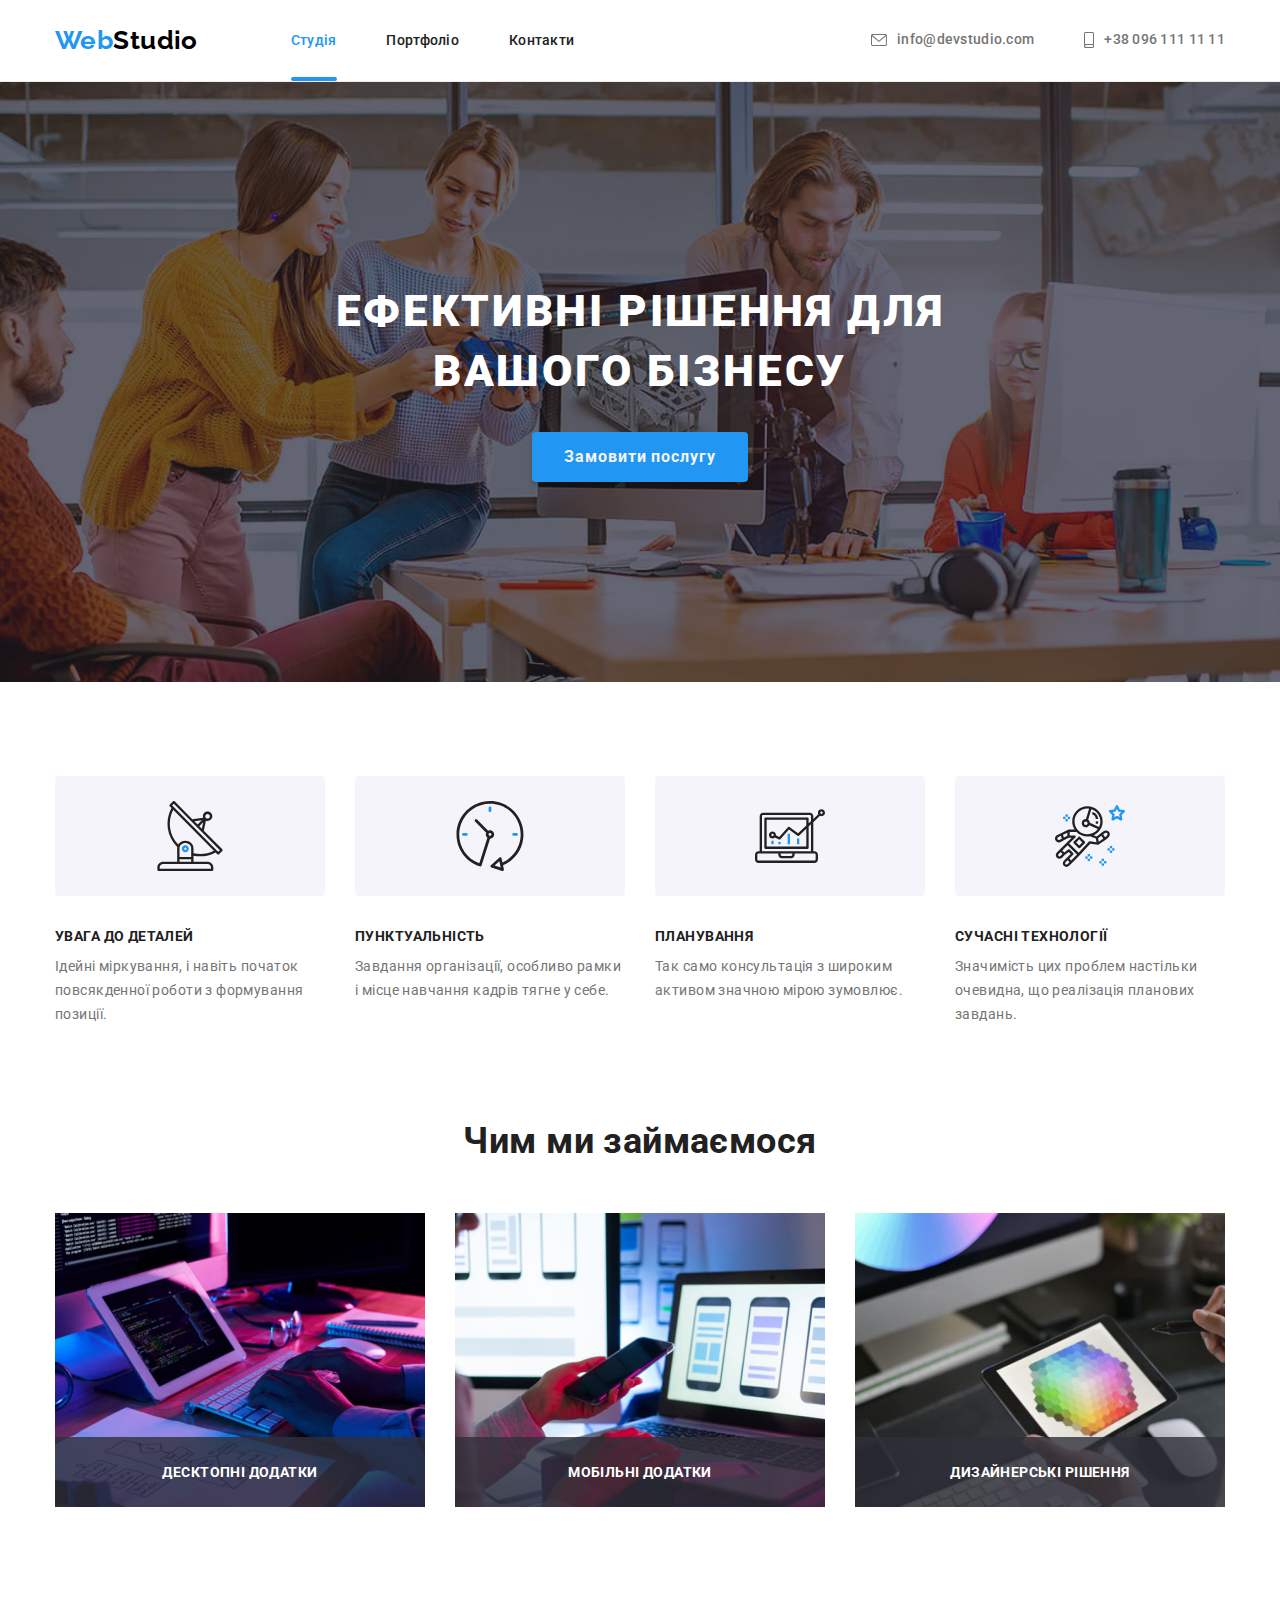
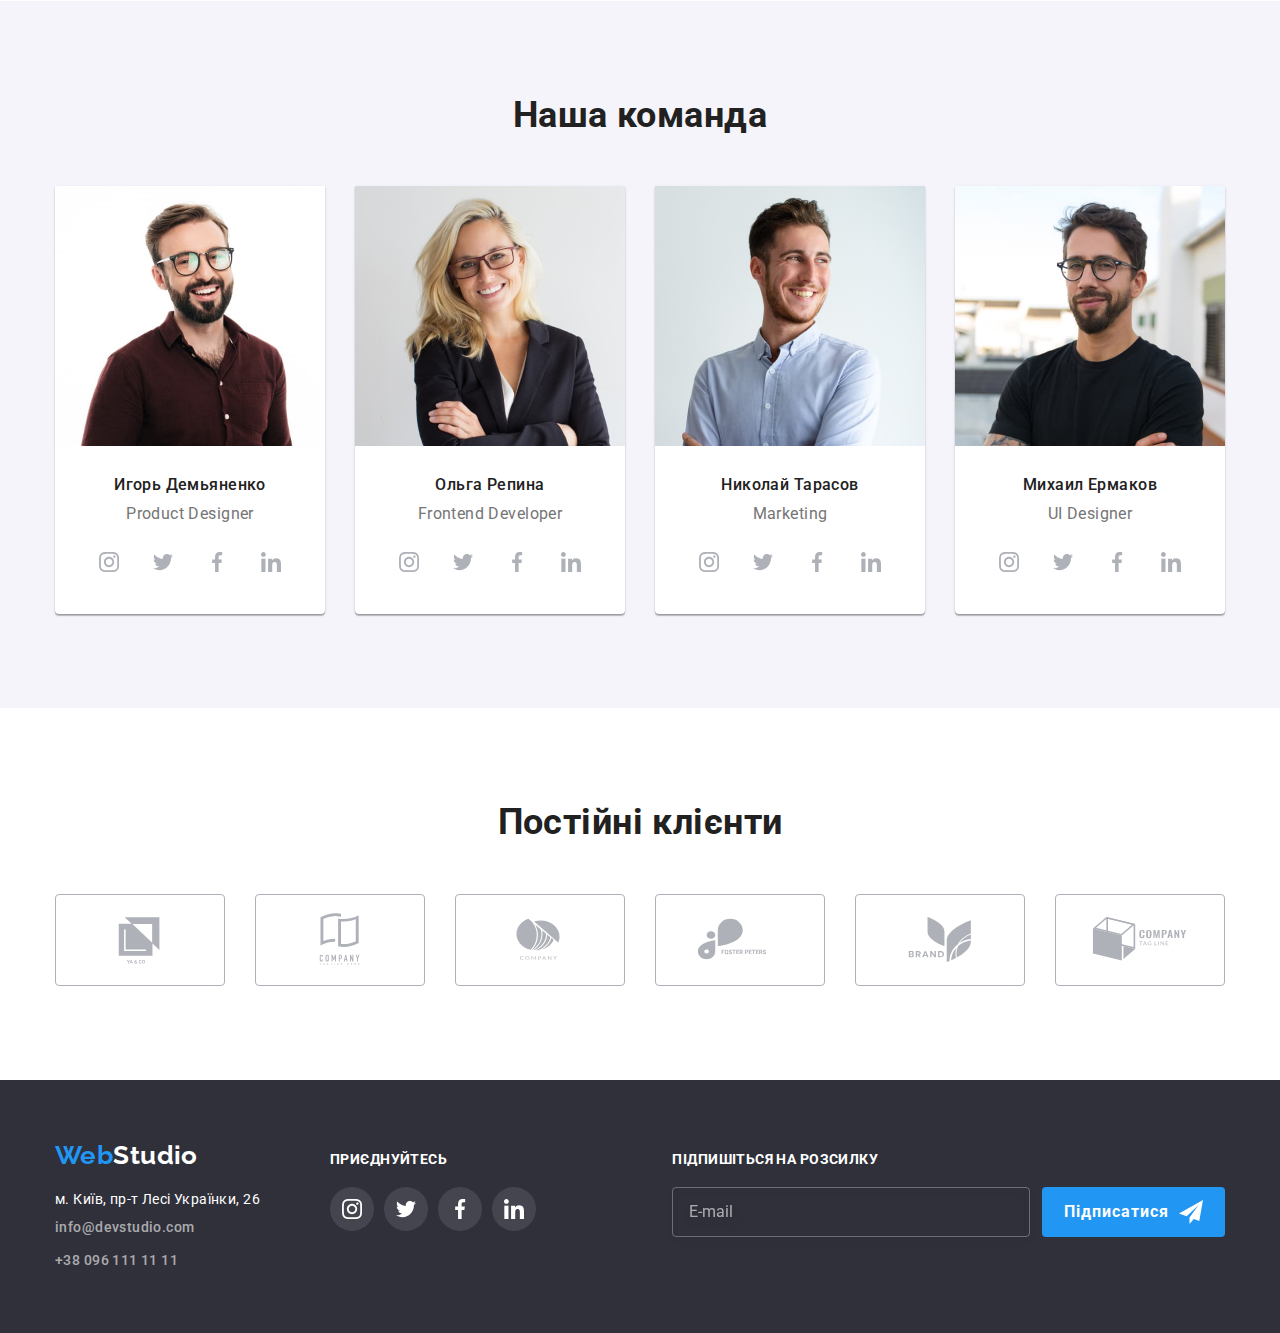
<file: index.html>
<!DOCTYPE html>
<html lang="uk">
  <head>
    <meta charset="UTF-8" />
    <meta http-equiv="X-UA-Compatible" content="IE=edge" />
    <meta name="viewport" content="width=device-width, initial-scale=1.0" />
    <title>WebStudio</title>
    <link
      rel="apple-touch-icon"
      sizes="180x180"
      href="./apple-touch-icon.png"
    />
    <link
      rel="icon"
      type="image/png"
      sizes="32x32"
      href="./favicon-32x32.png"
    />
    <link
      rel="icon"
      type="image/png"
      sizes="16x16"
      href="./favicon-16x16.png"
    />
    <link rel="manifest" href="/site.webmanifest" />
    <link rel="stylesheet" href="./css/modern-normalize.css" />
    <link rel="stylesheet" href="./css/main.min.css" />
    <link rel="preconnect" href="https://fonts.googleapis.com" />
    <link rel="preconnect" href="https://fonts.gstatic.com" crossorigin />
    <link
      href="https://fonts.googleapis.com/css2?family=Raleway:wght@700&family=Roboto:wght@400;500;700;900&display=swap"
      rel="stylesheet"
    />
  </head>
  <body>
    <header class="header-section">
      <div class="header-container">
        <nav class="header-nav-site">
          <a class="main-logo" lang="en" href="./index.html"
            ><span class="logo-color">Web</span>Studio</a
          >
          <ul class="header-list nav-list list">
            <li class="nav-item">
              <a class="nav-link active" href="./index.html">Студія</a>
            </li>
            <li class="nav-item">
              <a class="nav-link" href="./portfolio.html">Портфоліо</a>
            </li>
            <li class="nav-item">
              <a class="nav-link" href="">Контакти</a>
            </li>
          </ul>
        </nav>
        <ul class="header-list contact-nav list">
          <li class="contact-item">
            <a class="contact-nav-link mail" href="mailto:info@devstudio.com">
              <svg class="mail-item" width="16" height="12">
                <use
                  class="mail-link"
                  href="./images/icons.svg#envelope"
                ></use></svg
              >info@devstudio.com</a
            >
          </li>
          <li class="contact-item">
            <a class="contact-nav-link tel" href="tel:+380961111111">
              <svg class="tel-item">
                <use
                  class="tel-link"
                  href="./images/icons.svg#smartphone"
                ></use></svg
              >+38 096 111 11 11</a
            >
          </li>
        </ul>
      </div>
    </header>
    <main>
      <section class="hero-section">
        <div class="container">
          <h1 class="text-transform hero">
            Ефективні рішення для вашого бізнесу
          </h1>
          <button data-modal-open class="hero-button" type="button">
            Замовити послугу
          </button>
        </div>
      </section>
      <section class="section">
        <div class="container">
          <h2 class="visually-hidden">Особливості</h2>
          <ul class="description-item list-whot-can list">
            <li class="description-list">
              <!-- <svg  class="description-icon">
                <use class="description-ico" href="./images/icons.svg#antenna" width="70px" height="70px"></use>
                </svg> -->
              <h3 class="title__text icon">Увага до деталей</h3>
              <p class="text-description">
                Ідейні міркування, і навіть початок повсякденної роботи з
                формування позиції.
              </p>
            </li>
            <li class="description-list">
              <!-- <svg class="description-icon">
                <use class="description-ico" href="./images/icons.svg#clock" width="70px" height="70px"></use>
                </svg> -->
              <h3 class="title__text">Пунктуальність</h3>
              <p class="text-description">
                Завдання організації, особливо рамки і місце навчання кадрів
                тягне у себе.
              </p>
            </li>
            <li class="description-list">
              <!-- <svg class="description-icon">
                <use class="description-ico" href="./images/icons.svg#diagram" width="70px" height="70px"></use>
                </svg> -->
              <h3 class="title__text">Планування</h3>
              <p class="text-description">
                Так само консультація з широким активом значною мірою зумовлює.
              </p>
            </li>
            <li class="description-list">
              <!-- <svg class="description-icon">
                <use class="description-ico" href="./images/icons.svg#astronaut" width="70px" height="70px"></use>
                </svg> -->
              <h3 class="title__text">Сучасні технології</h3>
              <p class="text-description">
                Значимість цих проблем настільки очевидна, що реалізація
                планових завдань.
              </p>
            </li>
          </ul>
        </div>
      </section>
      <section class="section section-workcom">
        <div class="container">
          <h2 class="title-workcom title">Чим ми займаємося</h2>
          <ul class="list-workcom list">
            <li class="workcom-list-item">
              <div class="workcom-thumb">
                <img
                  src="./images/about-programer.jpg"
                  alt="программист работает в офисе"
                  width="370"
                  height="294"
                />
                <p class="workcom-text">Десктопні додатки</p>
              </div>
            </li>
            <li class="workcom-list-item">
              <div class="workcom-thumb">
                <img
                  src="./images/about-ui-designers.jpg"
                  alt="веб-дизайнеры разрабатывают интерфейс для смартфонов"
                  width="370"
                  height="294"
                />
                <p class="workcom-text">Мобільні додатки</p>
              </div>
            </li>
            <li class="workcom-list-item">
              <div class="workcom-thumb">
                <img
                  src="./images/about-web-design.jpg"
                  alt="веб-дизайнер выбирает цвет"
                  width="370"
                  height="294"
                />
                <p class="workcom-text">Дизайнерські рішення</p>
              </div>
            </li>
          </ul>
        </div>
      </section>
      <section class="section section-command">
        <div class="container">
          <h2 class="title-workcom title">Наша команда</h2>
          <ul class="list-workcom list">
            <li class="workcom">
              <img
                src="./images/Igor-Demyanenko.jpg"
                alt="Игорь Демьяненко - Дизайнер продукта"
                width="270"
                height="260"
              />
              <div class="name-prof">
                <h3 class="name">Игорь Демьяненко</h3>
                <p class="prof" lang="en">Product Designer</p>
                <ul class="social-list">
                  <li class="social-list-items list">
                    <a href="http://instagram.com" class="social-list-link">
                      <svg class="social-list-icon">
                        <use href="./images/icons.svg#instagram"></use>
                      </svg>
                    </a>
                  </li>
                  <li class="social-list-items list">
                    <a href="http://twitter.com" class="social-list-link">
                      <svg class="social-list-icon">
                        <use href="./images/icons.svg#twitter"></use>
                      </svg>
                    </a>
                  </li>
                  <li class="social-list-items list">
                    <a href="http://facebook.com" class="social-list-link">
                      <svg class="social-list-icon">
                        <use href="./images/icons.svg#facebook"></use>
                      </svg>
                    </a>
                  </li>
                  <li class="social-list-items list">
                    <a href="http://linkedin.com" class="social-list-link">
                      <svg class="social-list-icon">
                        <use href="./images/icons.svg#linkedin"></use>
                      </svg>
                    </a>
                  </li>
                </ul>
              </div>
            </li>
            <li class="workcom">
              <img
                src="./images/Olga-Repina.jpg"
                alt="Ольга Репина - Фронтенд-разработчик"
                width="270"
                height="260"
              />
              <div class="name-prof">
                <h3 class="name">Ольга Репина</h3>
                <p class="prof" lang="en">Frontend Developer</p>
                <ul class="social-list">
                  <li class="social-list-items list">
                    <a href="http://instagram.com" class="social-list-link">
                      <svg class="social-list-icon">
                        <use href="./images/icons.svg#instagram"></use>
                      </svg>
                    </a>
                  </li>
                  <li class="social-list-items list">
                    <a href="http://twitter.com" class="social-list-link">
                      <svg class="social-list-icon">
                        <use href="./images/icons.svg#twitter"></use>
                      </svg>
                    </a>
                  </li>
                  <li class="social-list-items list">
                    <a href="http://facebook.com" class="social-list-link">
                      <svg class="social-list-icon">
                        <use href="./images/icons.svg#facebook"></use>
                      </svg>
                    </a>
                  </li>
                  <li class="social-list-items list">
                    <a href="http://linkedin.com" class="social-list-link">
                      <svg class="social-list-icon">
                        <use href="./images/icons.svg#linkedin"></use>
                      </svg>
                    </a>
                  </li>
                </ul>
              </div>
            </li>
            <li class="workcom">
              <img
                src="./images/Nikolai-Tarasov.jpg"
                alt="Николай Тарасов - Маркетинг"
                width="270"
                height="260"
              />
              <div class="name-prof">
                <h3 class="name">Николай Тарасов</h3>
                <p class="prof" lang="en">Marketing</p>
                <ul class="social-list">
                  <li class="social-list-items list">
                    <a href="http://instagram.com" class="social-list-link">
                      <svg class="social-list-icon">
                        <use href="./images/icons.svg#instagram"></use>
                      </svg>
                    </a>
                  </li>
                  <li class="social-list-items list">
                    <a href="http://twitter.com" class="social-list-link">
                      <svg class="social-list-icon">
                        <use href="./images/icons.svg#twitter"></use>
                      </svg>
                    </a>
                  </li>
                  <li class="social-list-items list">
                    <a href="http://facebook.com" class="social-list-link">
                      <svg class="social-list-icon">
                        <use href="./images/icons.svg#facebook"></use>
                      </svg>
                    </a>
                  </li>
                  <li class="social-list-items list">
                    <a href="http://linkedin.com" class="social-list-link">
                      <svg class="social-list-icon">
                        <use href="./images/icons.svg#linkedin"></use>
                      </svg>
                    </a>
                  </li>
                </ul>
              </div>
            </li>
            <li class="workcom">
              <img
                src="./images/Mikhail-Ermakov.jpg"
                alt="Михаил Ермаков - Дизайнер пользовательского интерфейса "
                width="270"
                height="260"
              />
              <div class="name-prof">
                <h3 class="name">Михаил Ермаков</h3>
                <p class="prof" lang="en">UI Designer</p>
                <ul class="social-list">
                  <li class="social-list-items list">
                    <a href="http://instagram.com" class="social-list-link">
                      <svg class="social-list-icon">
                        <use href="./images/icons.svg#instagram"></use>
                      </svg>
                    </a>
                  </li>
                  <li class="social-list-items list">
                    <a href="http://twitter.com" class="social-list-link">
                      <svg class="social-list-icon">
                        <use href="./images/icons.svg#twitter"></use>
                      </svg>
                    </a>
                  </li>
                  <li class="social-list-items list">
                    <a href="http://facebook.com" class="social-list-link">
                      <svg class="social-list-icon">
                        <use href="./images/icons.svg#facebook"></use>
                      </svg>
                    </a>
                  </li>
                  <li class="social-list-items list">
                    <a href="http://linkedin.com" class="social-list-link">
                      <svg class="social-list-icon">
                        <use href="./images/icons.svg#linkedin"></use>
                      </svg>
                    </a>
                  </li>
                </ul>
              </div>
            </li>
          </ul>
        </div>
      </section>
      <section class="section clients">
        <div class="container">
          <h2 class="clients-text title">Постійні клієнти</h2>
          <ul class="clients-list list">
            <li class="clients-item">
              <a href="#" class="clients-link">
                <svg class="clients-icon" width="106" height="60">
                  <use href="./images/icons.svg#company-1"></use>
                </svg>
              </a>
            </li>
            <li class="clients-item">
              <a href="#" class="clients-link">
                <svg class="clients-icon" width="106" height="60">
                  <use href="./images/icons.svg#company-2"></use>
                </svg>
              </a>
            </li>
            <li class="clients-item">
              <a href="#" class="clients-link">
                <svg class="clients-icon" width="106" height="60">
                  <use href="./images/icons.svg#company-3"></use>
                </svg>
              </a>
            </li>
            <li class="clients-item">
              <a href="#" class="clients-link">
                <svg class="clients-icon" width="106" height="60">
                  <use href="./images/icons.svg#company-4"></use>
                </svg>
              </a>
            </li>
            <li class="clients-item">
              <a href="#" class="clients-link">
                <svg class="clients-icon" width="106" height="60">
                  <use href="./images/icons.svg#company-5"></use>
                </svg>
              </a>
            </li>
            <li class="clients-item">
              <a href="#" class="clients-link">
                <svg class="clients-icon" width="106" height="60">
                  <use href="./images/icons.svg#company-6"></use>
                </svg>
              </a>
            </li>
          </ul>
        </div>
      </section>
    </main>
    <footer class="footer-section">
      <div class="container footer-container">
        <div class="footer-contact">
          <a class="footer-logo" lang="en" href="./index.html"
            ><span class="logo-color">Web</span>Studio</a
          >
          <address class="contact">
            <ul class="list">
              <li class="footer-contact-item">
                <a
                  class="gps-footer-link"
                  href="https://goo.gl/maps/VRm5s5utbLu2678L6"
                  target="_blank"
                  rel="noopener nofollow noreferrer"
                  >м. Київ, пр-т Лесі Українки, 26</a
                >
              </li>
              <li class="footer-contact-item">
                <a class="contact-footer-link" href="mailto:info@devstudio.com"
                  >info@devstudio.com</a
                >
              </li>
              <li class="footer-contact-item">
                <a class="contact-footer-link" href="tel:+380961111111"
                  >+38 096 111 11 11</a
                >
              </li>
            </ul>
          </address>
        </div>
        <div class="footer-conect">
          <p class="footer-conect-title">приєднуйтесь</p>
          <ul class="footer-social-list list">
            <li class="social-list-items list">
              <a href="http://instagram.com" class="footer-social-list-link">
                <svg class="social-list-icon">
                  <use href="./images/icons.svg#instagram"></use>
                </svg>
              </a>
            </li>
            <li class="social-list-items list">
              <a href="http://twitter.com" class="footer-social-list-link">
                <svg class="social-list-icon">
                  <use href="./images/icons.svg#twitter"></use>
                </svg>
              </a>
            </li>
            <li class="social-list-items list">
              <a href="http://facebook.com" class="footer-social-list-link">
                <svg class="social-list-icon">
                  <use href="./images/icons.svg#facebook"></use>
                </svg>
              </a>
            </li>
            <li class="social-lits-items list">
              <a href="http://linkedin.com" class="footer-social-list-link">
                <svg class="social-list-icon">
                  <use href="./images/icons.svg#linkedin"></use>
                </svg>
              </a>
            </li>
          </ul>
        </div>
        <div class="subscribe-container">
          <p class="subscribe-text">Підпишіться на розсилку</p>
          <form class="subscribe">
            <input
              type="email"
              name="subscribe_user_email"
              class="footer-email-input"
              required
              placeholder="E-mail"
            />
            <button class="submit-button" type="submit">
              Підписатися<svg class="submit-icon" width="24" height="24">
                <use href="./images/icons.svg#send"></use>
              </svg>
            </button>
          </form>
        </div>
      </div>
    </footer>
    <div class="backdrop is-hidden" data-modal>
      <div class="modal">
        <button class="modal-close-button" data-modal-close>
          <svg class="modal-close-icon" width="18" height="18">
            <use href="./images/icons.svg#close"></use>
          </svg>
        </button>
        <form class="modal-form">
          <p class="modal-title">Залиште свої дані, ми вам передзвонимо</p>
          <label class="modal-form-field">
            <span class="modal-form-input-description">Ім'я</span>
            <span class="modal-form-input-wrapper">
              <input
                type="text"
                name="user_name"
                class="modal-form-input"
                required
                pattern="[a-zA-Zа-яА-Я]+"
                minlength="2"
              />
              <span class="modal-form-input-icon"
                ><svg width="18" height="18">
                  <use href="./images/icons.svg#person"></use></svg
              ></span>
            </span>
          </label>
          <label class="modal-form-field">
            <span class="modal-form-input-description">Телефон</span>
            <span class="modal-form-input-wrapper">
              <input
                type="tel"
                name="user_phone"
                class="modal-form-input"
                required
                pattern="[0-9]{3}-[0-9]{3}-[0-9]{2}-[0-9]{2}"
                title="xxx-xxx-xx-xx"
              />
              <span class="modal-form-input-icon"
                ><svg width="18" height="18">
                  <use href="./images/icons.svg#phone"></use></svg
              ></span>
            </span>
          </label>
          <label class="modal-form-field">
            <span class="modal-form-input-description">Пошта</span>
            <span class="modal-form-input-wrapper">
              <input
                type="email"
                name="user_email"
                class="modal-form-input"
                required
              />
              <span class="modal-form-input-icon"
                ><svg width="18" height="18">
                  <use href="./images/icons.svg#email"></use></svg
              ></span>
            </span>
          </label>
          <label class="modal-form-field">
            <span class="modal-form-textarea"> Коментар</span>
            <textarea
              name="user_message"
              class="modal-form-message"
              placeholder="Введіть текст"
            ></textarea>
          </label>
          <input
            id="user-policy"
            type="checkbox"
            name="user_policy"
            class="modal-form-check visually-hidden"
          />
          <label for="user-policy" class="modal-form-check-description"
            >Погоджуюся з розсилкою та приймаю&nbsp;<a
              class="modal-form-check-link link"
              href=""
              >Умови договору</a
            >
          </label>
          <button type="submit" class="modal-form-submit">Відправити</button>
        </form>
      </div>
    </div>
    <script src="./js/modal.js"></script>
  </body>
</html>
</file>
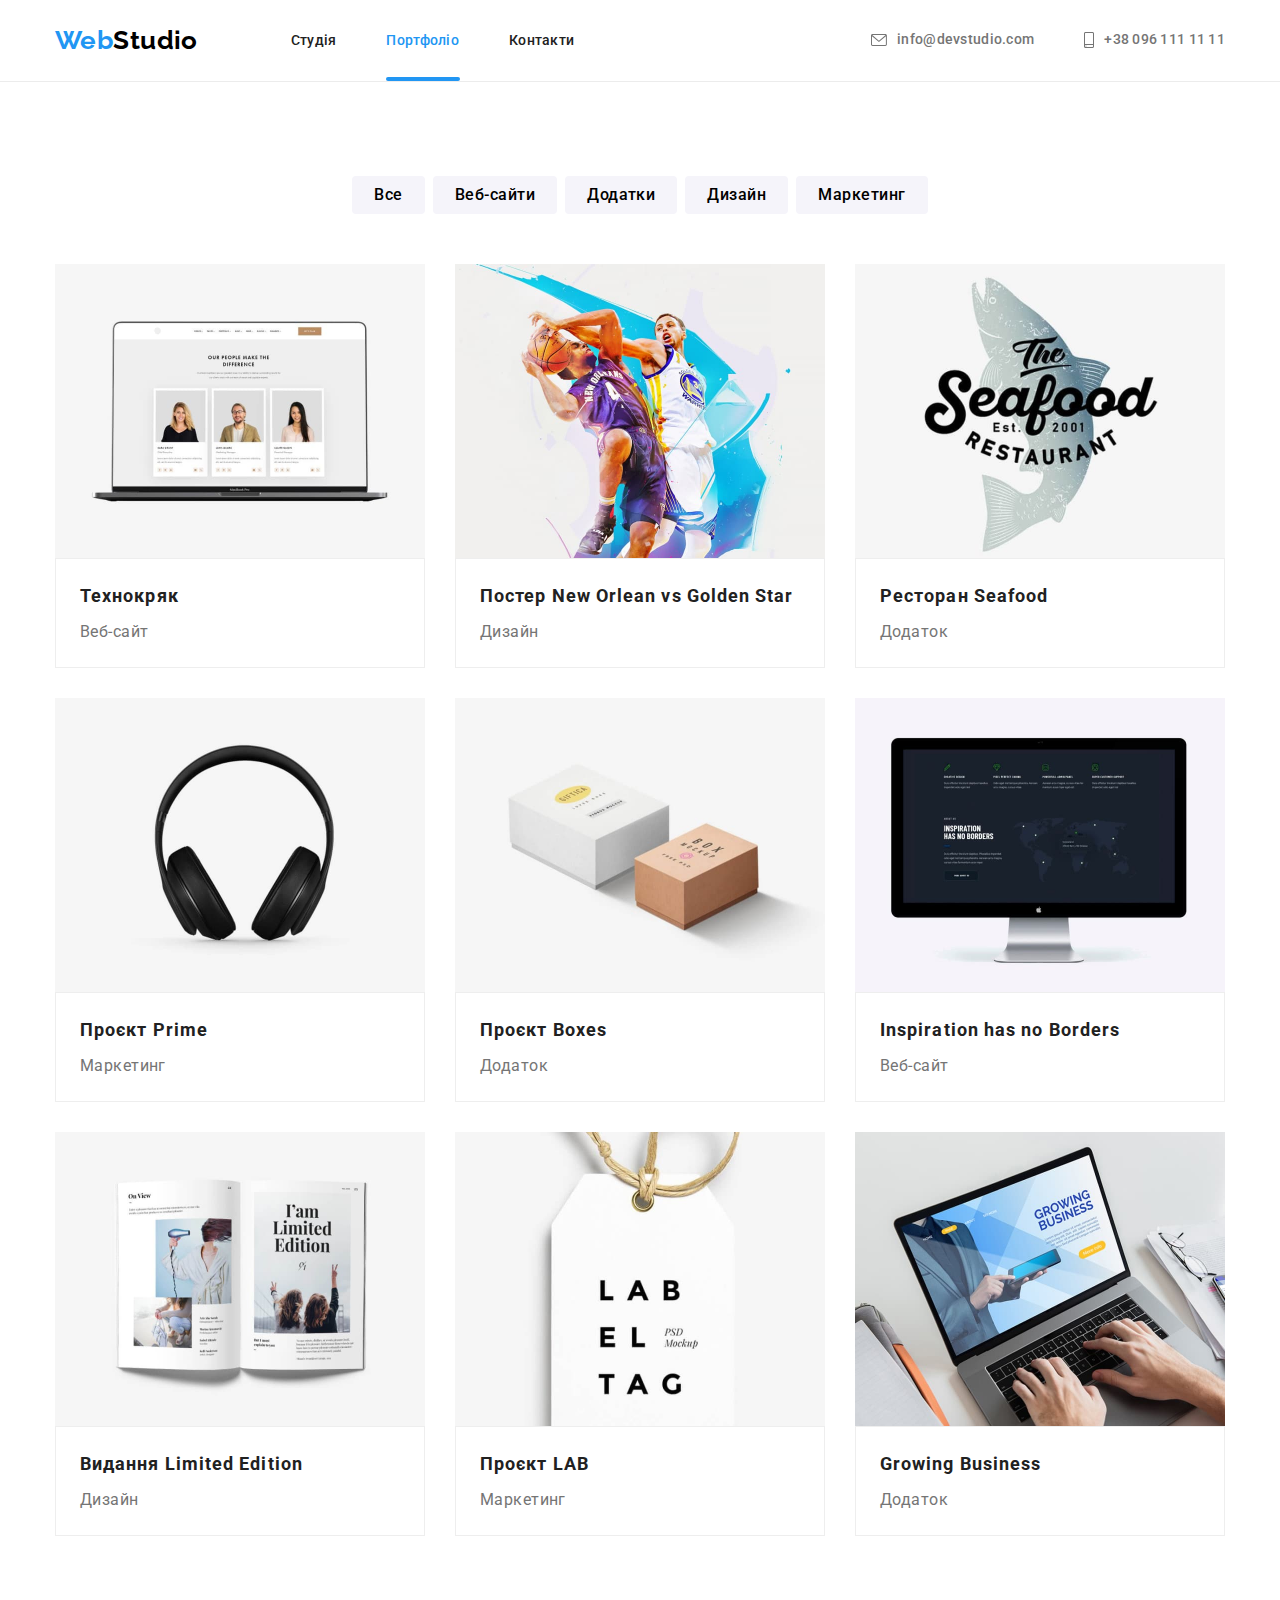
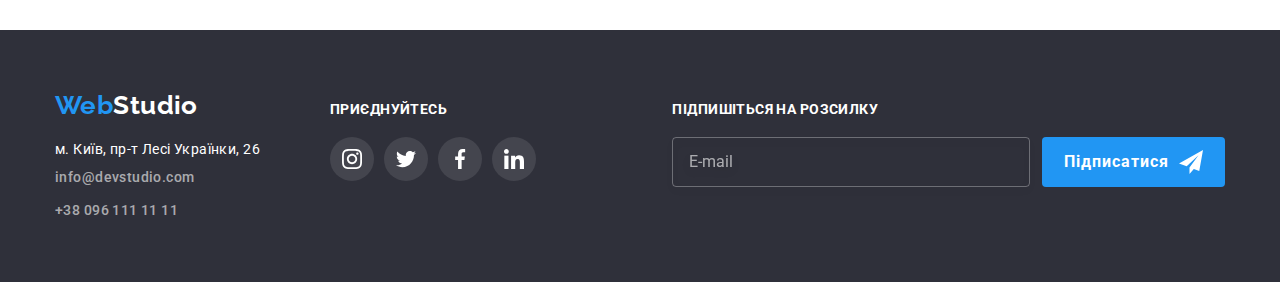
<file: portfolio.html>
<!DOCTYPE html>
<html lang="uk">
  <head>
    <meta charset="UTF-8" />
    <meta http-equiv="X-UA-Compatible" content="IE=edge" />
    <meta name="viewport" content="width=device-width, initial-scale=1.0" />
    <title>WebStudio</title>
    <link
      rel="apple-touch-icon"
      sizes="180x180"
      href="./apple-touch-icon.png"
    />
    <link
      rel="icon"
      type="image/png"
      sizes="32x32"
      href="./favicon-32x32.png"
    />
    <link
      rel="icon"
      type="image/png"
      sizes="16x16"
      href="./favicon-16x16.png"
    />
    <link rel="manifest" href="/site.webmanifest" />
    <link rel="stylesheet" href="./css/modern-normalize.css" />
    <link rel="stylesheet" href="./css/main.min.css" />
    <link rel="preconnect" href="https://fonts.googleapis.com" />
    <link rel="preconnect" href="https://fonts.gstatic.com" crossorigin />
    <link
      href="https://fonts.googleapis.com/css2?family=Raleway:wght@700&family=Roboto:wght@400;500;700;900&display=swap"
      rel="stylesheet"
    />
  </head>
  <body class="body-font">
    <header class="header-section">
      <div class="header-container">
        <nav class="header-nav-site">
          <a class="main-logo" lang="en" href="./index.html"
            ><span class="logo-color">Web</span>Studio</a
          >
          <ul class="header-list nav-list list">
            <li class="nav-item">
              <a class="nav-link" href="./index.html">Студія</a>
            </li>
            <li class="nav-item">
              <a class="nav-link active" href="./portfolio.html">Портфоліо</a>
            </li>
            <li class="nav-item">
              <a class="nav-link" href="">Контакти</a>
            </li>
          </ul>
        </nav>
        <ul class="header-list contact-nav list">
          <li class="contact-item">
            <a class="contact-nav-link mail" href="mailto:info@devstudio.com">
              <svg class="mail-item">
                <use
                  class="mail-link"
                  href="./images/icons.svg#envelope"
                ></use></svg
              >info@devstudio.com</a
            >
          </li>
          <li class="contact-item">
            <a class="contact-nav-link tel" href="tel:+380961111111">
              <svg class="tel-item">
                <use
                  class="tel-link"
                  href="./images/icons.svg#smartphone"
                ></use></svg
              >+38 096 111 11 11</a
            >
          </li>
        </ul>
      </div>
    </header>
    <main>
      <section class="section">
        <div class="container">
          <h1 class="visually-hidden">Портфоліо</h1>
          <ul class="list-buttons list">
            <li><button class="button">Все</button></li>
            <li><button class="button">Веб-сайти</button></li>
            <li><button class="button">Додатки</button></li>
            <li><button class="button">Дизайн</button></li>
            <li><button class="button">Маркетинг</button></li>
          </ul>
          <h2 class="visually-hidden">Проекти</h2>
          <ul class="list-work list">
            <li class="portfolio-item">
              <a class="portfolio" href="">
                <div class="portfolio-wrapper">
                  <img
                    src="./images/portfolio1.jpg"
                    alt="веб страница"
                    width="370"
                  />
                  <p class="portfolio-overlay">
                    Ресурс пропонує комплексні пропозиції з різним рівнем
                    функціоналу та сервісів. Все це дозволить відвідувачу
                    отримати вичерпні відомості про компанію чи приватну особу.
                  </p>
                </div>
                <div class="portfolio-content">
                  <h3 class="portfolio-title">Технокряк</h3>
                  <p class="portfolio-name">Веб-сайт</p>
                </div>
              </a>
            </li>
            <li class="portfolio-item">
              <a class="portfolio" href="">
                <div class="portfolio-wrapper">
                  <img
                    src="./images/portfolio2.jpg"
                    alt="двое играют баскетбол"
                    width="370"
                  />
                  <p class="portfolio-overlay">
                    Ресурс пропонує комплексні пропозиції з різним рівнем
                    функціоналу та сервісів. Все це дозволить відвідувачу
                    отримати вичерпні відомості про компанію чи приватну особу.
                  </p>
                </div>
                <div class="portfolio-content">
                  <h3 class="portfolio-title">
                    Постер New Orlean vs Golden Star
                  </h3>
                  <p class="portfolio-name">Дизайн</p>
                </div>
              </a>
            </li>
            <li class="portfolio-item">
              <a class="portfolio" href="">
                <div class="portfolio-wrapper">
                  <img
                    src="./images/portfolio3.jpg"
                    alt="рыбной ресторан"
                    width="370"
                  />
                  <p class="portfolio-overlay">
                    Ресурс пропонує комплексні пропозиції з різним рівнем
                    функціоналу та сервісів. Все це дозволить відвідувачу
                    отримати вичерпні відомості про компанію чи приватну особу.
                  </p>
                </div>
                <div class="portfolio-content">
                  <h3 class="portfolio-title">Ресторан Seafood</h3>
                  <p class="portfolio-name">Додаток</p>
                </div></a
              >
            </li>
            <li class="portfolio-item">
              <a class="portfolio" href="">
                <div class="portfolio-wrapper">
                  <img
                    src="./images/portfolio4.jpg"
                    alt="наушники"
                    width="370"
                  />
                  <p class="portfolio-overlay">
                    Ресурс пропонує комплексні пропозиції з різним рівнем
                    функціоналу та сервісів. Все це дозволить відвідувачу
                    отримати вичерпні відомості про компанію чи приватну особу.
                  </p>
                </div>
                <div class="portfolio-content">
                  <h3 class="portfolio-title">Проєкт Prime</h3>
                  <p class="portfolio-name">Маркетинг</p>
                </div></a
              >
            </li>
            <li class="portfolio-item">
              <a class="portfolio" href="">
                <div class="portfolio-wrapper">
                  <img
                    src="./images/portfolio5.jpg"
                    alt="две картонные коробки"
                    width="370"
                  />
                  <p class="portfolio-overlay">
                    Ресурс пропонує комплексні пропозиції з різним рівнем
                    функціоналу та сервісів. Все це дозволить відвідувачу
                    отримати вичерпні відомості про компанію чи приватну особу.
                  </p>
                </div>
                <div class="portfolio-content">
                  <h3 class="portfolio-title">Проєкт Boxes</h3>
                  <p class="portfolio-name">Додаток</p>
                </div></a
              >
            </li>
            <li class="portfolio-item">
              <a class="portfolio" href="">
                <div class="portfolio-wrapper">
                  <img
                    src="./images/portfolio6.jpg"
                    alt="моноблочный компьютер"
                    width="370"
                  />
                  <p class="portfolio-overlay">
                    Ресурс пропонує комплексні пропозиції з різним рівнем
                    функціоналу та сервісів. Все це дозволить відвідувачу
                    отримати вичерпні відомості про компанію чи приватну особу.
                  </p>
                </div>
                <div class="portfolio-content">
                  <h3 class="portfolio-title">Inspiration has no Borders</h3>
                  <p class="portfolio-name">Веб-сайт</p>
                </div></a
              >
            </li>
            <li class="portfolio-item">
              <a class="portfolio" href="">
                <div class="portfolio-wrapper">
                  <img src="./images/portfolio7.jpg" alt="журнал" width="370" />
                  <p class="portfolio-overlay">
                    Ресурс пропонує комплексні пропозиції з різним рівнем
                    функціоналу та сервісів. Все це дозволить відвідувачу
                    отримати вичерпні відомості про компанію чи приватну особу.
                  </p>
                </div>
                <div class="portfolio-content">
                  <h3 class="portfolio-title">Видання Limited Edition</h3>
                  <p class="portfolio-name">Дизайн</p>
                </div></a
              >
            </li>
            <li class="portfolio-item">
              <a class="portfolio" href="">
                <div class="portfolio-wrapper">
                  <img src="./images/portfolio8.jpg" alt="ярлык" width="370" />
                  <p class="portfolio-overlay">
                    Ресурс пропонує комплексні пропозиції з різним рівнем
                    функціоналу та сервісів. Все це дозволить відвідувачу
                    отримати вичерпні відомості про компанію чи приватну особу.
                  </p>
                </div>
                <div class="portfolio-content">
                  <h3 class="portfolio-title">Проєкт LAB</h3>
                  <p class="portfolio-name">Маркетинг</p>
                </div></a
              >
            </li>
            <li class="portfolio-item">
              <a class="portfolio" href="">
                <div class="portfolio-wrapper">
                  <img
                    src="./images/portfolio9.jpg"
                    alt="печатаете на ноутбуке"
                    width="370"
                  />
                  <p class="portfolio-overlay">
                    Ресурс пропонує комплексні пропозиції з різним рівнем
                    функціоналу та сервісів. Все це дозволить відвідувачу
                    отримати вичерпні відомості про компанію чи приватну особу.
                  </p>
                </div>
                <div class="portfolio-content">
                  <h3 class="portfolio-title">Growing Business</h3>
                  <p class="portfolio-name">Додаток</p>
                </div></a
              >
            </li>
          </ul>
        </div>
      </section>
    </main>
    <footer class="footer-section">
      <div class="container footer-container">
        <div class="footer-contact">
          <a class="footer-logo" lang="en" href="./index.html"
            ><span class="logo-color">Web</span>Studio</a
          >
          <address class="contact">
            <ul class="list">
              <li class="footer-contact-item">
                <a
                  class="gps-footer-link"
                  href="https://goo.gl/maps/VRm5s5utbLu2678L6"
                  target="_blank"
                  rel="noopener nofollow noreferrer"
                  >м. Київ, пр-т Лесі Українки, 26</a
                >
              </li>
              <li class="footer-contact-item">
                <a class="contact-footer-link" href="mailto:info@devstudio.com"
                  >info@devstudio.com</a
                >
              </li>
              <li class="footer-contact-item">
                <a class="contact-footer-link" href="tel:+380961111111"
                  >+38 096 111 11 11</a
                >
              </li>
            </ul>
          </address>
        </div>
        <div class="footer-conect">
          <p class="footer-conect-title">приєднуйтесь</p>
          <ul class="footer-social-list list">
            <li class="social-list-items list">
              <a href="http://instagram.com" class="footer-social-list-link">
                <svg class="social-list-icon">
                  <use href="./images/icons.svg#instagram"></use>
                </svg>
              </a>
            </li>
            <li class="social-list-items list">
              <a href="http://twitter.com" class="footer-social-list-link">
                <svg class="social-list-icon">
                  <use href="./images/icons.svg#twitter"></use>
                </svg>
              </a>
            </li>
            <li class="social-list-items list">
              <a href="http://facebook.com" class="footer-social-list-link">
                <svg class="social-list-icon">
                  <use href="./images/icons.svg#facebook"></use>
                </svg>
              </a>
            </li>
            <li class="social-lits-items list">
              <a href="http://linkedin.com" class="footer-social-list-link">
                <svg class="social-list-icon">
                  <use href="./images/icons.svg#linkedin"></use>
                </svg>
              </a>
            </li>
          </ul>
        </div>
        <div class="subscribe-container">
          <p class="subscribe-text">Підпишіться на розсилку</p>
          <form class="subscribe">
            <input
              type="email"
              name="subscribe_user_email"
              class="footer-email-input"
              required
              placeholder="E-mail"
            />
            <button class="submit-button" type="submit">
              Підписатися<svg class="submit-icon" width="24" height="24">
                <use href="./images/icons.svg#send"></use>
              </svg>
            </button>
          </form>
        </div>
      </div>
    </footer>
  </body>
</html>
</file>
<file: css/main.min.css>
:root{--main-font-family: "Roboto", sans-serif;--main-dark-color: #000;--main-light-color: #fff;--current-color: #2196f3;--main-color: #757575;--secondary-color: #212121;--background-dark-color: #2f303a;--background-light-color: #e5e5e5;--backgronud-button-color: #f5f4fa;--button-hero-hover-color: #188ce8;--header-border-color: #ececec;--social-icon-color: #afb1b8;--border-color: rgba(33, 33, 33, 0.2);--overlay-color: #2196f3e5;--workcom-background-color: rgba(47, 48, 58, 0.8);--footer-social-list-link-background: rgba(255, 255, 255, 0.1);--footer-text-color: rgba(255, 255, 255, 0.6);--transition-color-link-func: color 250ms cubic-bezier(0.4, 0, 0.2, 1);--transition-background-color-func: background-color 250ms cubic-bezier(0.4, 0, 0.2, 1);--transition-box-shadow-func: box-shadow 250ms cubic-bezier(0.4, 0, 0.2, 1);--transition-border-color-funk: border-color 250ms cubic-bezier(0.4, 0, 0.2, 1);--box-shadow-color: rgba(0, 0, 0, 0.15);--box-shadow-modal: 0px 1px 3px rgba(0, 0, 0, 0.12), 0px 1px 1px rgba(0, 0, 0, 0.14), 0px 2px 1px rgba(0, 0, 0, 0.2);--box-shadow-button: 0px 3px 1px rgba(0, 0, 0, 0.1), 0px 1px 2px rgba(0, 0, 0, 0.08), 0px 2px 2px rgba(0, 0, 0, 0.12);--transition-fill-color: fill 250ms cubic-bezier(0.4, 0, 0.2, 1)}.visually-hidden{position:absolute;width:1px;height:1px;margin:-1px;border:0;padding:0;white-space:nowrap;clip-path:inset(100%);clip:rect(0 0 0 0);overflow:hidden}.backdrop.is-hidden{visibility:hidden;opacity:0;pointer-events:none}button{padding:6px 22px;font-weight:500;font-size:16px;line-height:1.62;letter-spacing:.03em;border:none;background-color:var(--backgronud-button-color);border-radius:4px;cursor:pointer;transition:var(--transition-background-color-func),var(--transition-color-link-func),var(--transition-box-shadow-func)}button:hover,button:focus{color:var(--main-light-color);background-color:var(--current-color);box-shadow:var(--box-shadow-button)}.text-transform{text-transform:uppercase}body{font-family:var(--main-font-family);font-size:14px;letter-spacing:.03em;color:var(--main-color);background-color:var(--main-light-color)}h1,h2,h3,h4,h5,h6,p{margin:0}img{display:block;max-width:100%;height:auto}address{font-style:normal}.list{list-style:none;padding-left:0;margin:0}a{text-decoration:none;color:inherit}.section{padding-top:94px;padding-bottom:94px}.container{width:1200px;padding-left:15px;padding-right:15px;margin:0 auto}.description-icon{display:flex;width:270px;height:120px;align-items:center;justify-content:center;background-color:var(--backgronud-button-color);border-radius:4px;margin-bottom:30px}.list-workcom{display:flex;gap:30px}.title-workcom{font-weight:700;font-size:36px;line-height:1.16;color:var(--secondary-color);text-align:center}.section-workcom{padding-top:0px}.workcom-thumb{position:relative}.workcom-text{display:flex;align-items:center;justify-content:center;position:absolute;left:0;bottom:0;width:100%;height:70px;background-color:var(--workcom-background-color);font-weight:700;text-transform:uppercase;color:var(--main-light-color)}.workcom{width:270px;background:#fff;box-shadow:var(--box-shadow-modal);border-radius:0px 0px 4px 4px}.section-command{background-color:var(--backgronud-button-color)}.name{margin-bottom:10px;font-weight:500;font-size:16px;line-height:1.18;color:var(--secondary-color)}.prof{font-weight:400;font-size:16px;line-height:1.18;color:var(--main-color);margin-bottom:16px}.name-prof{padding-top:30px;padding-bottom:30px;text-align:center}.clients-list{display:flex}.clients-item:not(:last-child){margin-right:30px}.clients-link{display:flex;align-items:center;justify-content:center;width:170px;height:92px;border:1px solid var(--social-icon-color);border-radius:4px;color:var(--social-icon-color);transition:var(--transition-border-color-funk),var(--transition-color-link-func)}.clients-link:hover,.clients-link:focus{color:var(--current-color);border:1px solid var(--current-color)}.clients-icon{fill:currentColor}.header-container{display:flex;width:1200px;padding-left:15px;padding-right:15px;margin:0 auto}.header-section{border-bottom:1px solid var(--header-border-color)}.nav-link{font-weight:500;line-height:1.14;letter-spacing:.02em;color:var(--secondary-color);transition:var(--transition-color-link-func)}.nav-link:hover,.nav-link:focus{color:var(--current-color)}.nav-item+.nav-item{margin-left:50px}.active{color:var(--current-color)}.active::after{display:block;content:"";width:101%;height:4px;border-radius:2px;margin-top:28px;background-color:var(--current-color)}.contact-nav-link{display:flex;align-items:center;font-weight:500;line-height:1.14;letter-spacing:.02em;color:var(--main-color);transition:var(--transition-color-link-func)}.contact-nav-link:hover,.contact-nav-link:focus{color:var(--current-color)}.mail-item{fill:currentColor;width:16px;height:12px;margin-right:10px}.tel-item{fill:currentColor;width:10px;height:16px;margin-right:10px}.header-nav-site{margin-right:auto;display:flex;align-items:center}.contact-nav{display:flex;flex-direction:row}.header-list{display:flex;padding-top:32px}.contact-item+.contact-item{margin-left:50px}h1{color:var(--main-light-color);font-weight:900;font-size:44px;line-height:1.36}.hero{width:696px;margin:0 auto;margin-bottom:30px;font-weight:900;font-size:44px;line-height:1.36;letter-spacing:.06em;text-align:center}.hero-section{padding-top:200px;padding-bottom:200px;background-color:var(--background-dark-color);text-align:center;background-color:#c4c4c4;background-image:linear-gradient(rgba(47, 48, 58, 0.4), rgba(47, 48, 58, 0.4)),url(../images/hero-img.jpg);background-position:center;background-repeat:no-repeat;background-size:cover;max-width:1600px;height:600px;margin:0 auto}.footer-section{padding:60px 0;background-color:var(--background-dark-color)}.footer-container{display:flex;align-items:baseline}.footer-conect-title{text-transform:uppercase;color:var(--main-light-color);font-weight:700;letter-spacing:.03em}.footer-social-list{display:flex;gap:10px;padding:0;margin-top:20px}.footer-contact{margin-right:70px}.footer-social-list-link{display:flex;align-items:center;justify-content:center;width:44px;height:44px;border-radius:50%;color:var(--main-light-color);background:var(--footer-social-list-link-background);transition:var(--transition-background-color-func)}.footer-social-list-link:hover,.footer-social-list-link:focus{background-color:var(--current-color)}.contact-footer-link{font-weight:500;line-height:1.71;color:var(--footer-text-color);transition:var(--transition-color-link-func)}.contact-footer-link:hover,.contact-footer-link:focus{color:var(--current-color);fill:var(--current-color)}.footer-logo{font-family:"Raleway";font-style:normal;font-weight:700;font-size:26px;line-height:1.19;color:var(--main-light-color);display:block;margin-bottom:20px}.footer-contact-item{display:block}.footer-contact-item:not(:last-child){margin-bottom:9px}.gps-footer-link{display:block;margin-bottom:9px;color:var(--main-light-color);transition:var(--transition-color-link-func)}.gps-footer-link:hover,.gps-footer-link:focus{color:var(--current-color)}.logo-color{color:var(--current-color);text-align:center;padding:0}.contact{font-style:normal}.portfolio{display:block;transition:var(--transition-box-shadow-func)}.portfolio:hover,.portfolio:focus{box-shadow:0px 1px 1px rgba(0,0,0,.12),0px 4px 4px rgba(0,0,0,.06),1px 4px 6px rgba(0,0,0,.16)}.portfolio-content{padding:20px 24px;border:1px solid #eee}.portfolio-title{margin-bottom:4px;font-weight:700;font-size:18px;letter-spacing:.06em;line-height:1.88;color:var(--secondary-color)}.portfolio-name{font-weight:400;font-size:16px;line-height:1.88;color:var(--main-color)}.portfolio-overlay{display:flex;align-items:center;position:absolute;left:0%;top:0%;overflow-y:auto;transform:translate(0, 101%);transition:transform 250ms linear;width:100%;height:100%;background-color:var(--overlay-color);font-weight:400;font-size:18px;letter-spacing:.03em;color:#fff;padding:24px;opacity:1;padding-top:24px;padding-left:24px;padding-right:24px;padding-bottom:24px}.portfolio:hover .portfolio-overlay,.portfolio:focus .portfolio-overlay{transform:translate(0, 0)}.portfolio-wrapper{position:relative;overflow:hidden}.portfolio-item{width:370px}.list-buttons{margin-top:0;margin-left:auto;margin-right:auto;padding:0;margin-bottom:50px;gap:8px;display:flex;justify-content:center}.list-work{display:flex;flex-wrap:wrap;gap:30px}.modal{position:absolute;min-width:528px;min-height:581px;top:50%;left:50%;background:var(--main-light-color);box-shadow:var(--box-shadow-modal);border-radius:4px;transform:translate(-50%, -50%) scale(1)}.modal-close-button{display:flex;align-items:center;justify-content:center;padding:0;position:absolute;top:8px;right:8px;width:30px;height:30px;border:1px solid rgba(0,0,0,.1);border-radius:50%;background-color:rgba(0,0,0,0);transition:fill .25s linear,transform .25s linear;transition-property:fill,transform;transition-duration:.25s,.25s;transition-timing-function:linear,linear;transition-delay:0s,0s}.modal-close-button:hover,.modal-close-button:focus{transform:rotate(1800deg);fill:var(--current-color)}.backdrop{position:fixed;z-index:100;left:0;top:0;background-color:rgba(0,0,0,.2);width:100%;height:100%;opacity:1;transition:opacity 250ms linear,visibility 250ms linear}.modal-form{padding:40px;display:flex;flex-direction:column}.modal-title{font-family:"Roboto";font-style:normal;font-weight:700;font-size:20px;line-height:23px;text-align:center;margin-bottom:12px;color:var(--secondary-color)}.modal-form-field{width:100%;margin-bottom:10px}.modal-form-textarea{width:100%;margin-bottom:20px}.modal-form-input{width:100%;height:40px;padding-left:42px;border:1px solid var(--border-color);border-radius:4px;transition:var(--transition-border-color-funk)}.modal-form-input:hover,.modal-form-input:focus{border-color:var(--current-color);outline:none}.modal-form-input:hover+.modal-form-input-icon,.modal-form-input:focus+.modal-form-input-icon{fill:var(--current-color)}.modal-form-input-description{display:block;font-family:"Roboto";font-size:12px;margin-bottom:4px;letter-spacing:.01em}.modal-form-message{width:100%;height:120px;resize:none;padding:12px 16px;border:1px solid var(--border-color);border-radius:4px;outline:none;transition:var(--transition-border-color-funk)}.modal-form-message:hover,.modal-form-message:focus{border-color:var(--current-color)}.modal-form-input-wrapper{position:relative;display:block}.modal-form-submit{width:200px;height:50px;color:var(--main-light-color);background-color:var(--current-color);transition:var(--transition-background-color-func),var(--transition-color-link-func);box-shadow:0px 4px 4px rgba(0,0,0,.15);border-radius:4px;margin-left:auto;margin-right:auto}.modal-form-submit:hover,.modal-form-submit:focus{background-color:var(--button-hero-hover-color);color:var(--main-dark-color)}.modal-form-check-link{color:var(--current-color);text-decoration:underline}.modal-form-input-icon{display:block;position:absolute;left:12px;top:50%;transform:translateY(-45%);color:currentColor;transition:var(--transition-fill-color)}.modal-form-check-description::before{content:"";display:block;width:16px;height:16px;cursor:pointer;border:2px solid var(--secondary-color);border-radius:2px;margin-right:7px}.modal-form-check:checked+.modal-form-check-description::before{border:none;background-image:url(../images/check.svg);background-position:center;background-size:cover;background-repeat:no-repeat}.modal-form-check:focus+.modal-form-check-description::before{outline:2px solid var(--current-color)}.modal-form-check-description{display:flex;justify-content:center;margin-bottom:30px;cursor:pointer}.title__text{display:block;font-weight:700;font-size:14px;line-height:1.14;text-transform:uppercase;color:var(--secondary-color);margin-bottom:10px}.hero-button{min-width:200px;font-weight:700;line-height:1.88;letter-spacing:.06em;padding:10px 32px;color:var(--backgronud-button-color);background-color:var(--current-color);box-shadow:0px 4px 4px var(--box-shadow-color);outline:0;transition:var(--transition-background-color-func),var(--transition-color-link-func)}.hero-button:hover,.hero-button:focus{color:var(--main-dark-color);background-color:var(--button-hero-hover-color)}.title{font-weight:700;font-size:36px;line-height:1.16;color:var(--secondary-color);text-align:center;margin-bottom:50px}.subscribe-container{margin-left:auto}.subscribe{display:flex}.footer-email-input{border:1px solid rgba(255,255,255,.3);filter:drop-shadow(0px 4px 4px rgba(0, 0, 0, 0.15));border-radius:4px;height:50px;transition:var(--transition-border-color-funk);padding:15px 16px;margin-right:12px;width:358px;background-color:rgba(0,0,0,0);font-size:16px;color:var(--main-light-color)}.footer-email-input:hover,.footer-email-input:focus{border-color:var(--current-color);outline:none}.footer-email-input::placeholder{color:var(--footer-text-color)}.subscribe-text{margin-bottom:20px;text-transform:uppercase;font-weight:700;color:var(--main-light-color)}.footer-subscribe{display:flex;flex-direction:row}.submit-icon{margin-left:10px;fill:currentColor}.submit-button{display:flex;align-items:center;background-color:var(--current-color);color:var(--main-light-color);font-weight:700;font-size:16px;line-height:30px;text-align:center;letter-spacing:.06em}.submit-button:hover,.submit-button:focus{background-color:var(--button-hero-hover-color);color:var(--main-dark-color)}.text-description{display:block;font-weight:400;font-size:14px;line-height:1.71;color:var(--main-color)}.description-list::before{margin-bottom:30px;display:inline-block;content:"";width:270px;height:120px;background-color:var(--backgronud-button-color);background-repeat:no-repeat;background-position:center center;border-radius:4px}.description-list:nth-child(1):before{content:"";background-image:url(../images/antenna.svg)}.description-list:nth-child(2):before{content:"";background-image:url(../images/clock.svg)}.description-list:nth-child(3):before{content:"";background-image:url(../images/diagram.svg)}.description-list:nth-child(4):before{content:"";background-image:url(../images/astronaut.svg)}.description-item{display:flex;gap:30px}.main-logo{color:var(--main-dark-color);font-family:"Raleway";font-style:normal;font-size:26px;font-weight:700;line-height:1.19;text-align:center;padding:0;margin-right:93px}.section-work{background-color:var(--main-light-color)}.social-list{display:flex;justify-content:center;gap:10px;padding-left:0}.social-list-icon{width:20px;height:20px;fill:currentColor}.social-list-link{display:flex;align-items:center;justify-content:center;width:44px;height:44px;border-radius:50%;color:var(--social-icon-color);transition:var(--transition-background-color-func),var(--transition-color-link-func)}.social-list-link:hover,.social-list-link:focus{color:var(--main-light-color);background-color:var(--current-color)}/*# sourceMappingURL=main.min.css.map */
</file>
